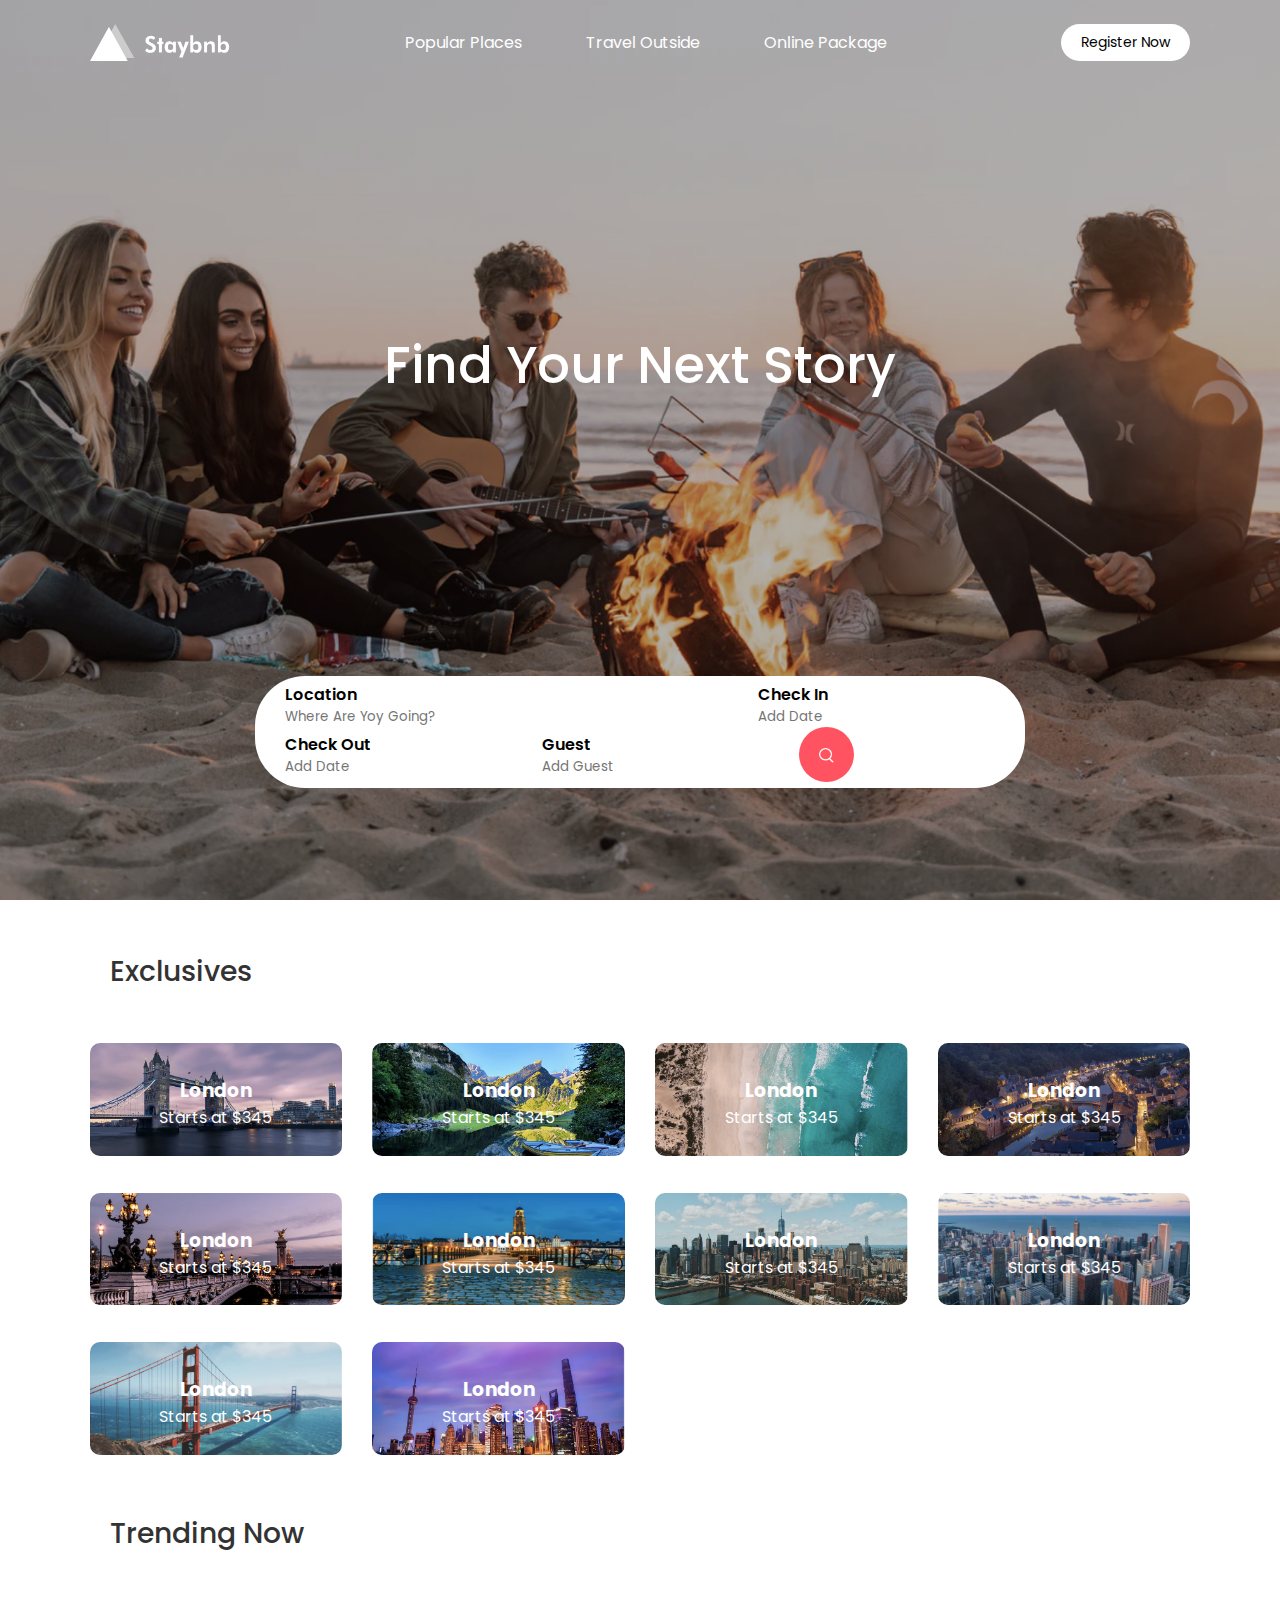
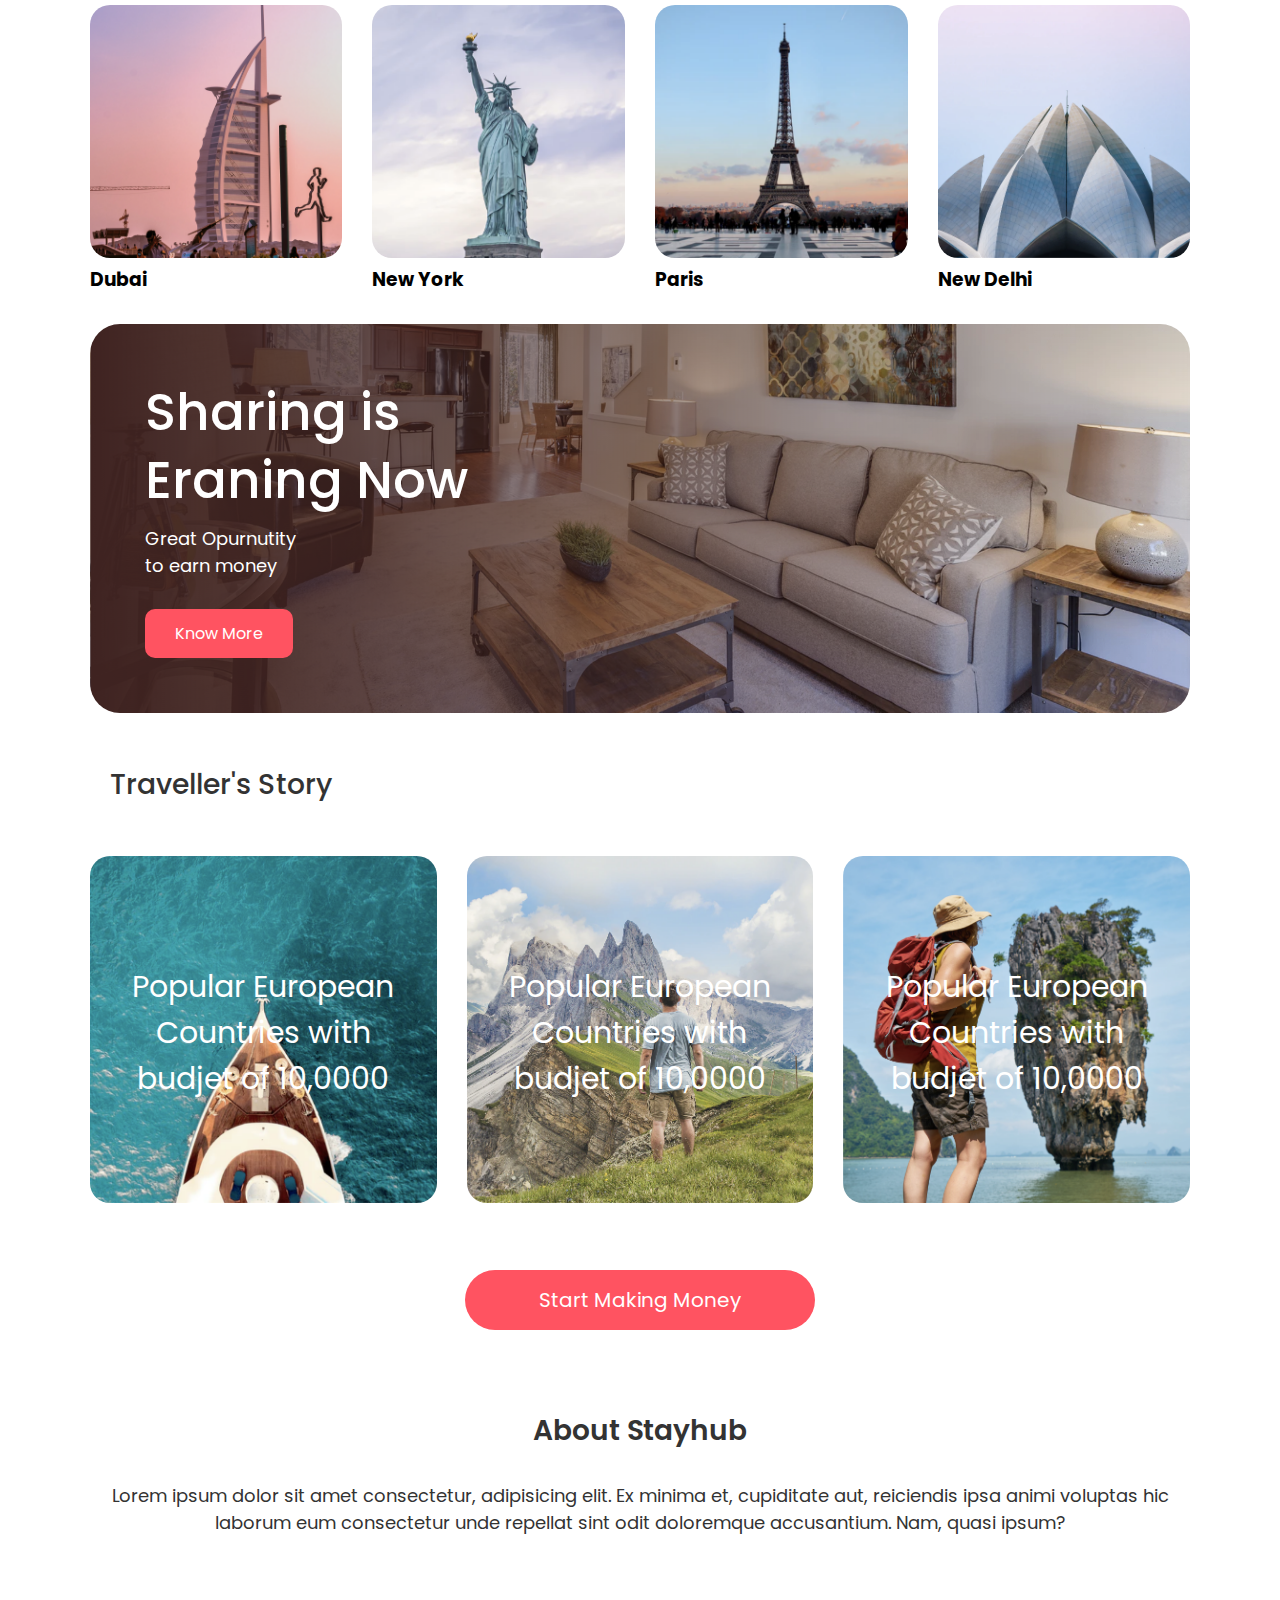
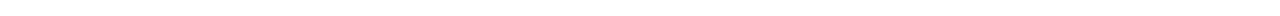
<file: index.html>
<!DOCTYPE html>
<html lang="en">
  <head>
    <meta charset="UTF-8" />
    <meta http-equiv="X-UA-Compatible" content="IE=edge" />
    <meta name="viewport" content="width=device-width, initial-scale=1.0" />
    <!-- Google Fonts  -->
    <link rel="preconnect" href="https://fonts.googleapis.com" />
    <link rel="preconnect" href="https://fonts.gstatic.com" crossorigin />
    <link
      href="https://fonts.googleapis.com/css2?family=Poppins:ital,wght@0,200;0,400;0,500;1,300&display=swap"
      rel="stylesheet"
    />
    <!-- Css  -->
    <link rel="stylesheet" href="styles.css" />

    <title>Document</title>
  </head>
  <body>
    <div class="header">
      <nav>
        <img class="logo" src="images/logo.png" alt="" />
        <ul class="nav-links">
          <li><a href="">Popular Places</a></li>
          <li><a href="">Travel Outside</a></li>
          <li><a href="">Online Package </a></li>
         
        </ul>
        <a  class="register-btn" href="">Register Now</a>
      </nav>
      <div class="container">
          <h1>Find Your Next Story</h1>
          <div class="search-bar">
              <form action="">
                <div class="location-input">
                    <label for="">Location</label>
                    <input type="text" name="" id="" placeholder="Where Are Yoy Going?">
                </div>
                <div>
                    <label for="">Check In</label>
                    <input type="text" name="" id="" placeholder="Add Date">
                </div>
                <div>
                    <label for="">Check Out</label>
                    <input type="text" name="" id="" placeholder="Add Date">
                </div>
                <div>
                    <label for="">Guest</label>
                    <input type="text" name="" id="" placeholder="Add Guest">
                </div>
                <button type="submit"><img src="images/search.png" alt=""></button>
              </form>
          </div>
      </div>
    </div>
    <div class="container">
      <h2 class="sub-title">Exclusives</h2>
      <div class="exclusives">
        <div>
          <img src="images/image-1.png" alt="">
          <span>
            <h3>London</h3>
            <p>Starts at $345</p>
          </span>
        </div>
        <div>
          <img src="images/image-2.png" alt="">
          <span>
            <h3>London</h3>
            <p>Starts at $345</p>
          </span>
        </div>
        <div>
          <img src="images/image-3.png" alt="">
          <span>
            <h3>London</h3>
            <p>Starts at $345</p>
          </span>
        </div>
        <div>
          <img src="images/image-4.png" alt="">
          <span>
            <h3>London</h3>
            <p>Starts at $345</p>
          </span>
        </div>
        <div>
          <img src="images/image-5.png" alt="">
          <span>
            <h3>London</h3>
            <p>Starts at $345</p>
          </span>
        </div>
        <div>
          <img src="images/image-6.png" alt="">
          <span>
            <h3>London</h3>
            <p>Starts at $345</p>
          </span>
        </div>
        <div>
          <img src="images/image-7.png" alt="">
          <span>
            <h3>London</h3>
            <p>Starts at $345</p>
          </span>
        </div>
        <div>
          <img src="images/image-8.png" alt="">
          <span>
            <h3>London</h3>
            <p>Starts at $345</p>
          </span>
        </div>
        <div>
          <img src="images/image-9.png" alt="">
          <span>
            <h3>London</h3>
            <p>Starts at $345</p>
          </span>
        </div>
        <div>
          <img src="images/image-10.png" alt="">
          <span>
            <h3>London</h3>
            <p>Starts at $345</p>
          </span>
        </div>
      </div>
      <h2 class="sub-title">Trending Now</h2>
      <div class="trending">
        <div>
          <img src="images/dubai.png" alt="">
          <h3>Dubai</h3>
        </div>
        <div>
          <img src="images/new-york.png" alt="">
          <h3>New York</h3>
        </div>
        <div>
          <img src="images/paris.png" alt="">
          <h3>Paris</h3>
        </div>
        <div>
          <img src="images/new-delhi.png" alt="">
          <h3>New Delhi</h3>
        </div>
      </div>
      <div class="cta">
        <h3>Sharing is <br> Eraning Now</h3>
        <p>Great Opurnutity <br> to earn money</p>
        <a class="cta-btn"href="">Know More</a>
      </div>
      <h2 class="sub-title">Traveller's Story</h2>
      <div class="stories">
        <div>
          <img src="images/story-1.png" alt="">
          <p>Popular European Countries with budjet of 10,0000</p>
        </div>
        <div>
          <img src="images/story-2.png" alt="">
          <p>Popular European Countries with budjet of 10,0000</p>
        </div>
        <div>
          <img src="images/story-3.png" alt="">
          <p>Popular European Countries with budjet of 10,0000</p>
        </div>
      
      </div>
      <a href="" class="start-btn">Start Making Money</a>
      <div class="abot-msg">
        <h2>About Stayhub</h2>
        <p>Lorem ipsum dolor sit amet consectetur, adipisicing elit. Ex minima et, cupiditate aut, reiciendis ipsa animi voluptas hic laborum eum consectetur unde repellat sint odit doloremque accusantium. Nam, quasi ipsum?</p>
      </div>
      <footer>
        <a href=""></a>
      </footer>
    </div>
  </body>
</html>
</file>
<file: styles.css>
*{
    margin: 0;
    padding: 0;
    box-sizing: border-box;


    font-family: 'Poppins', sans-serif;

}

.header{
    min-height: 100vh;
    width: 100%;
    background-image: linear-gradient(rgba(0,0,0,0.3),rgba(0,0,0,0.3)),url(images/banner.png);
    background-size: cover;
    background-position: center;
}

nav{
    display: flex;
    align-items: center;
    justify-content:space-between ;
    padding: 20px 7%;
}
.logo{
    width: 140px;
    cursor: pointer;
}
.nav-links li{
    list-style: none;
    display: inline-block;
    margin: 10px 30px;

}
.nav-links li a{
    text-decoration: none;
    color: #fff;

}
.register-btn{
    background: #fff;
    color: #000;
    padding: 8px 20px;
    border-radius: 20px;
    text-decoration: none;
    font-size: 14px;
}


.container{
padding: 0 7%;
}

.header h1{
font-size: 4vw;
font-weight: 500;
color: #fff;
text-align: center;
padding: 22%;
}
.search-bar{
    background: #fff;
    width: 70%;
    margin: 30px auto;
    border-radius: 50px;
    padding: 6px 10px 6px 30px;


}
.search-bar form{
    display: flex;
    align-items: center;
    flex-wrap: wrap;
}

.search-bar form input{
    display: block;
    border: 0;
    outline: none;
    background: transparent;
}
.search-bar form button{
    background: #ff5361;
    width: 55px;
    height: 55px;
    border-radius: 50%;
    border: 0;
    outline: none;
    cursor: pointer;
}
.search-bar form button img{
    width: 15px;
    margin-top: 7px;
}
.location-input{
    flex: 1;
}
.search-bar form label{
    font-weight: 600;
}
/* exclusives */
.sub-title{
    margin: 50px 20px;
    font-size: 2.2vw;
    font-weight: 500;
    color:#333;
}
.exclusives{
    display: grid;
    grid-template-columns: repeat(auto-fit,minmax(200px,1fr));
    grid-gap: 30px;
}
.exclusives div img{
    width: 100%;
    border-radius: 10px;
    
}
.exclusives div{
    position: relative;
}
.exclusives div span{
position: absolute;
top: 50%;
left: 50%;
text-align: center;
transform: translate(-50%,-50%);
color: #fff;

}
/* Trending */

.trending{
    display: grid;
    grid-template-columns: repeat(auto-fit,minmax(200px,1fr));
    grid-gap: 30px;
    margin-bottom: 30px; 
}
.trending div  img{
width: 100%;
border-radius: 20px;;
}

.trending {
    font-weight: 600;
    margin-top: 10px;;
}

/* cta section */
.cta{
    background-image: linear-gradient(to right,#3f2321,transparent),url(images/banner-2.png);
    background-size: cover;
    background-position: center;
    border-radius: 30px;
    padding: 5%;
    color: #fff;

}
.cta h3{
    font-size: 4vw;
    line-height: 5.3vw;
    font-weight: 500;
}
.cta p{
    font-size: 18px;
    margin: 10px 0;
}
.cta-btn{
    background: #ff5361;
    color: #fff;
    text-decoration: none;
    padding: 12px 30px;
    border-radius: 10px;
    margin-top: 20px;
    display: inline-block;
}
/* Traveller's Stories */

.stories{
    display: grid;
    grid-template-columns: repeat(auto-fit,minmax(200px,1fr));
    grid-gap: 30px;
    margin-bottom: 30px; 
}
.stories div{
    position: relative;
    text-align: center;
}
.stories p{
    width: 80%;
    position: absolute;
    top: 50%;
    left: 50%;
    transform: translate(-50%,-50%);
    color: #fff;
    font-size: 30px;
}

.stories div  img{
    width: 100%;
    border-radius: 20px;;
    }
.start-btn{
    text-decoration: none;
    background: #ff5361;
    color: #fff;
    width: 80%;
    max-width: 350px;
    display: block;
    text-align: center;
    margin: 60px auto;
    padding: 15px;
    border-radius: 40px;
    font-size: 20px;
}


.abot-msg{
    text-align: center;
    margin: 80px 0;
    color: #333;
    font-size: 18px;
}

.abot-msg h2{
    font-size: 28px;
    margin-bottom: 30px;
    font-weight: 600;
}
</file>
